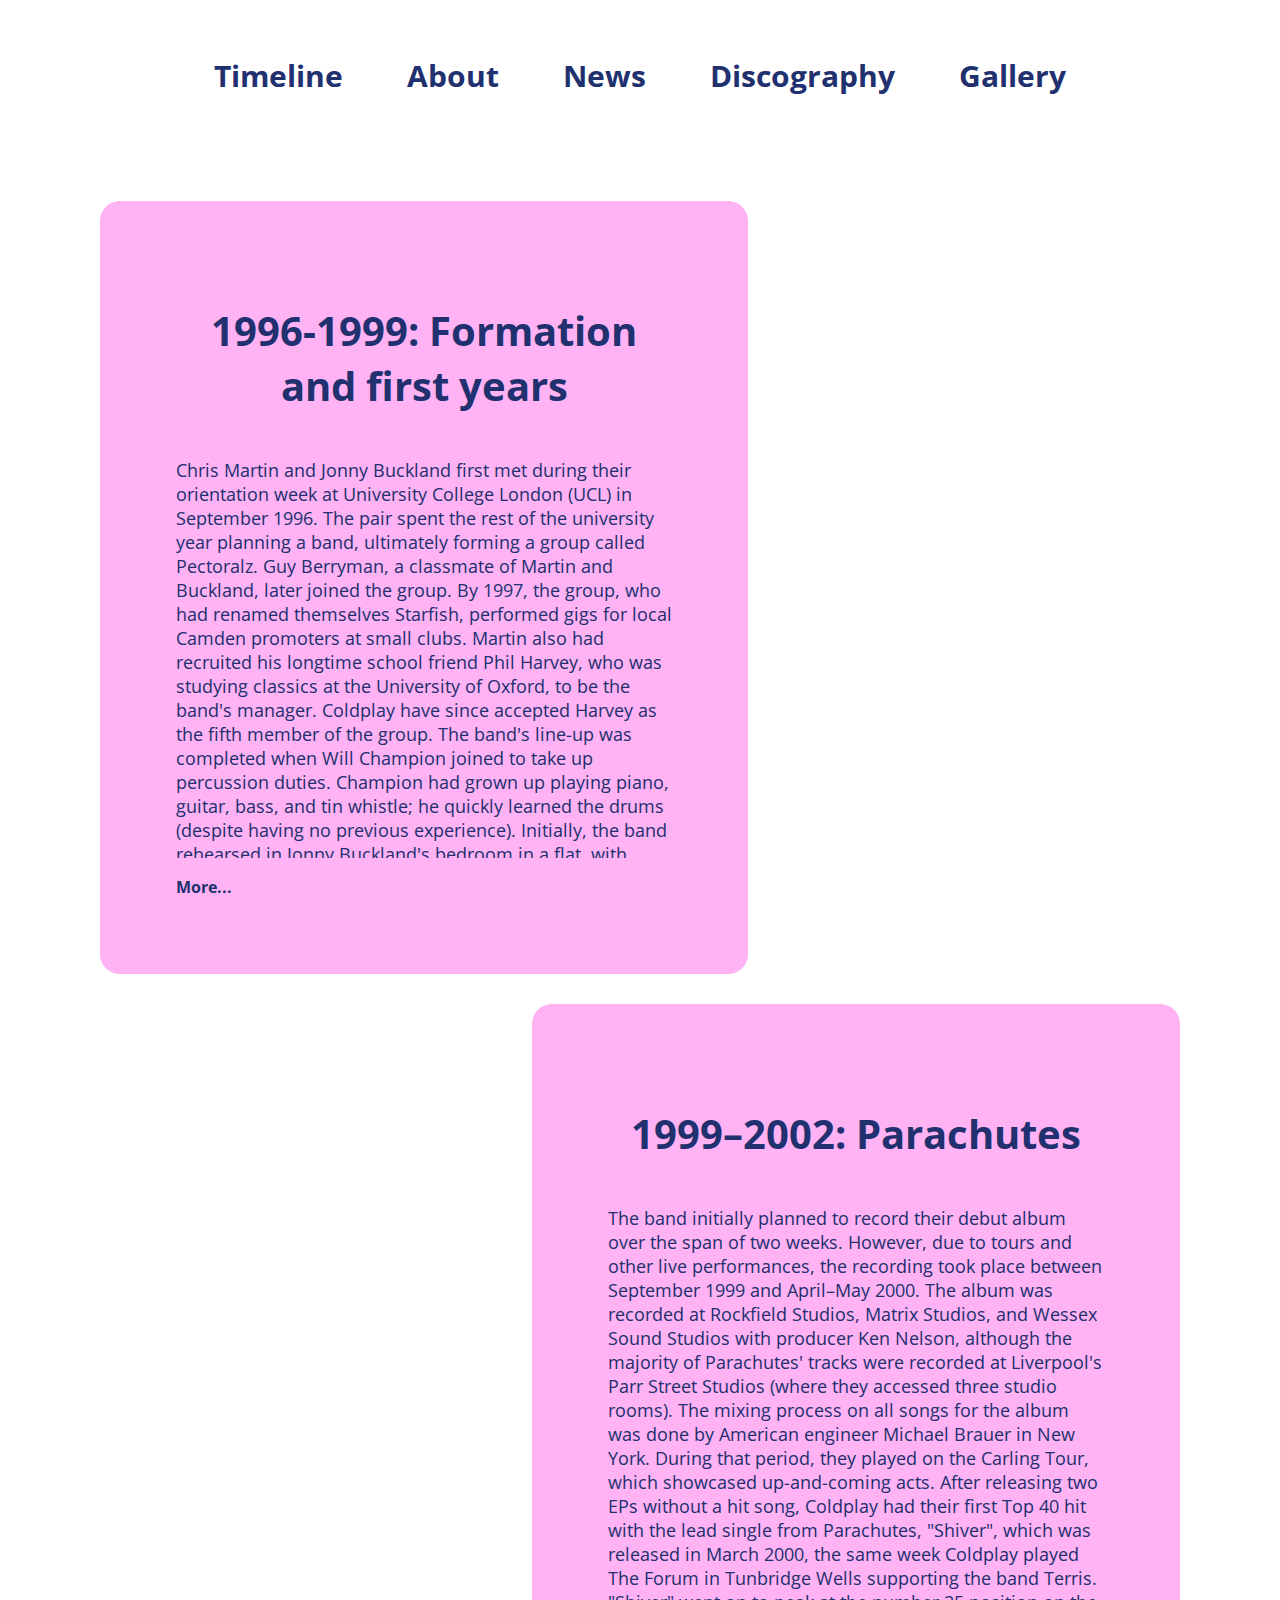
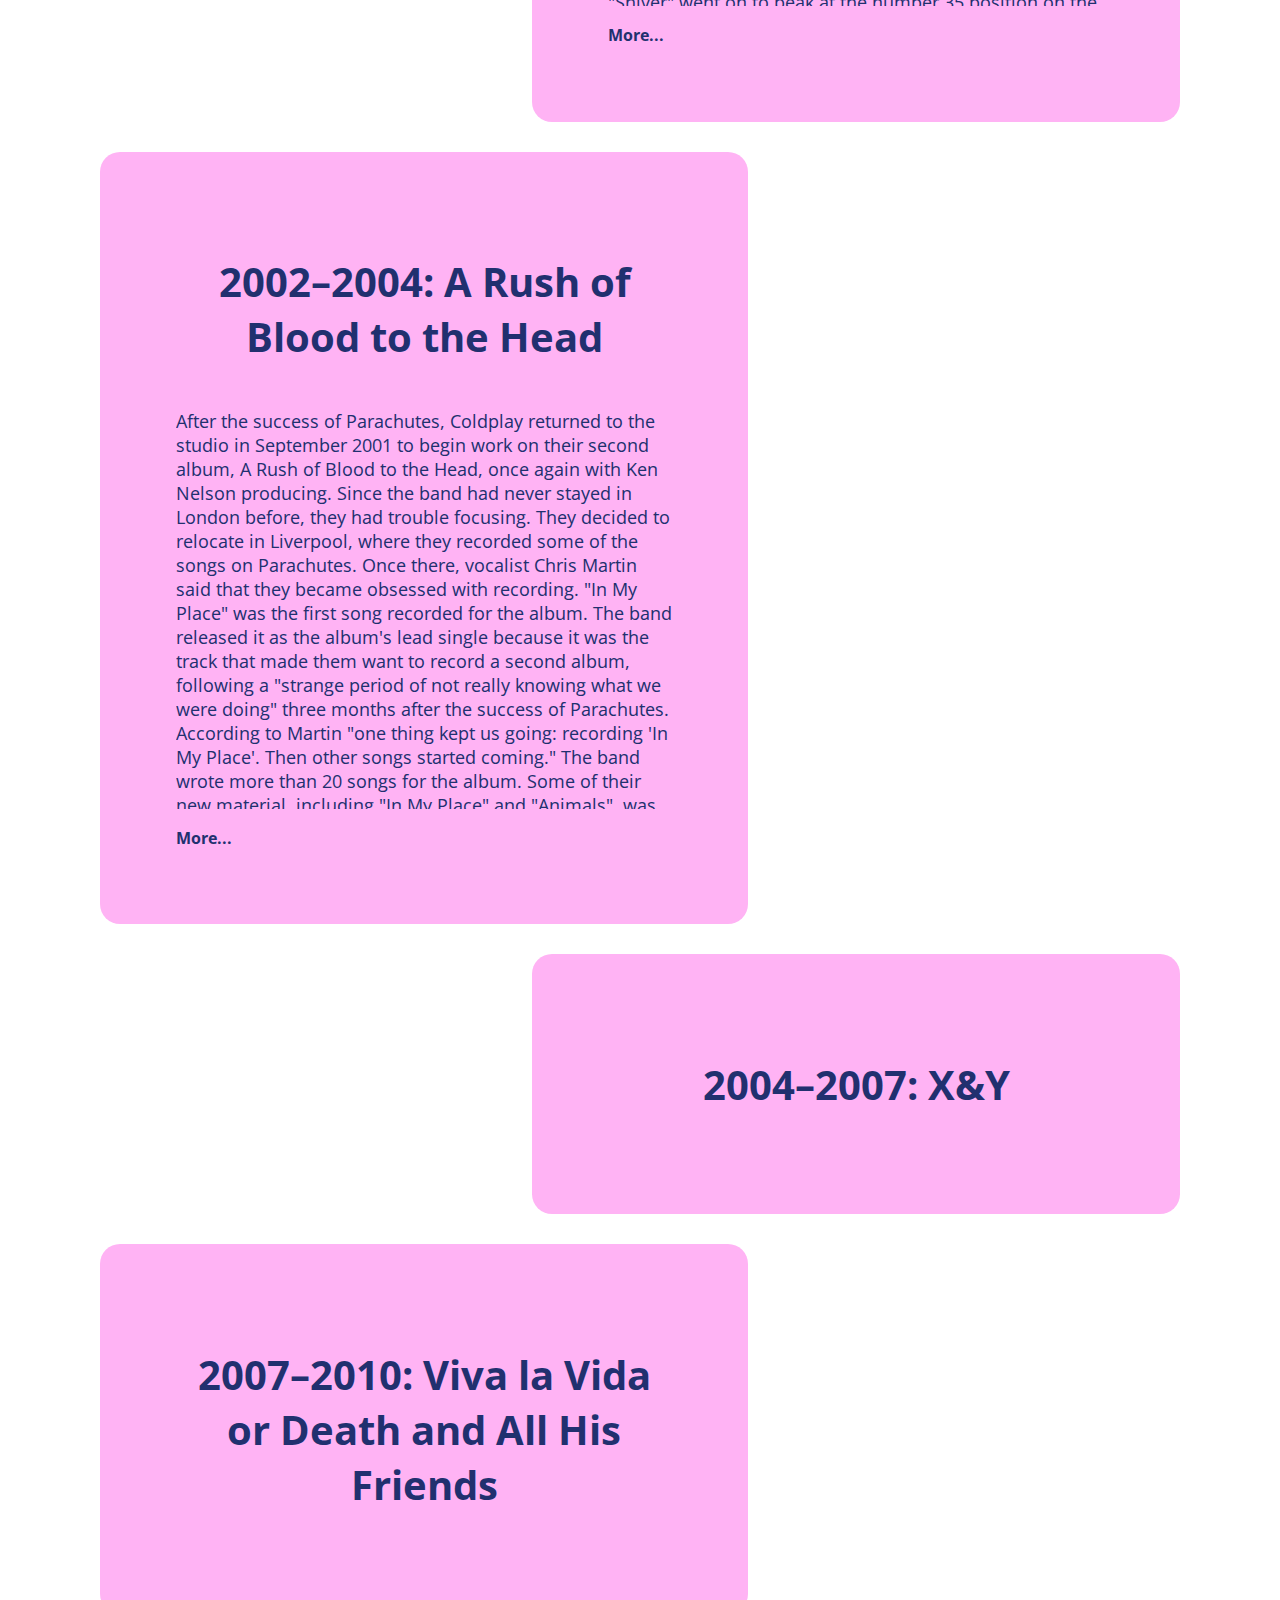
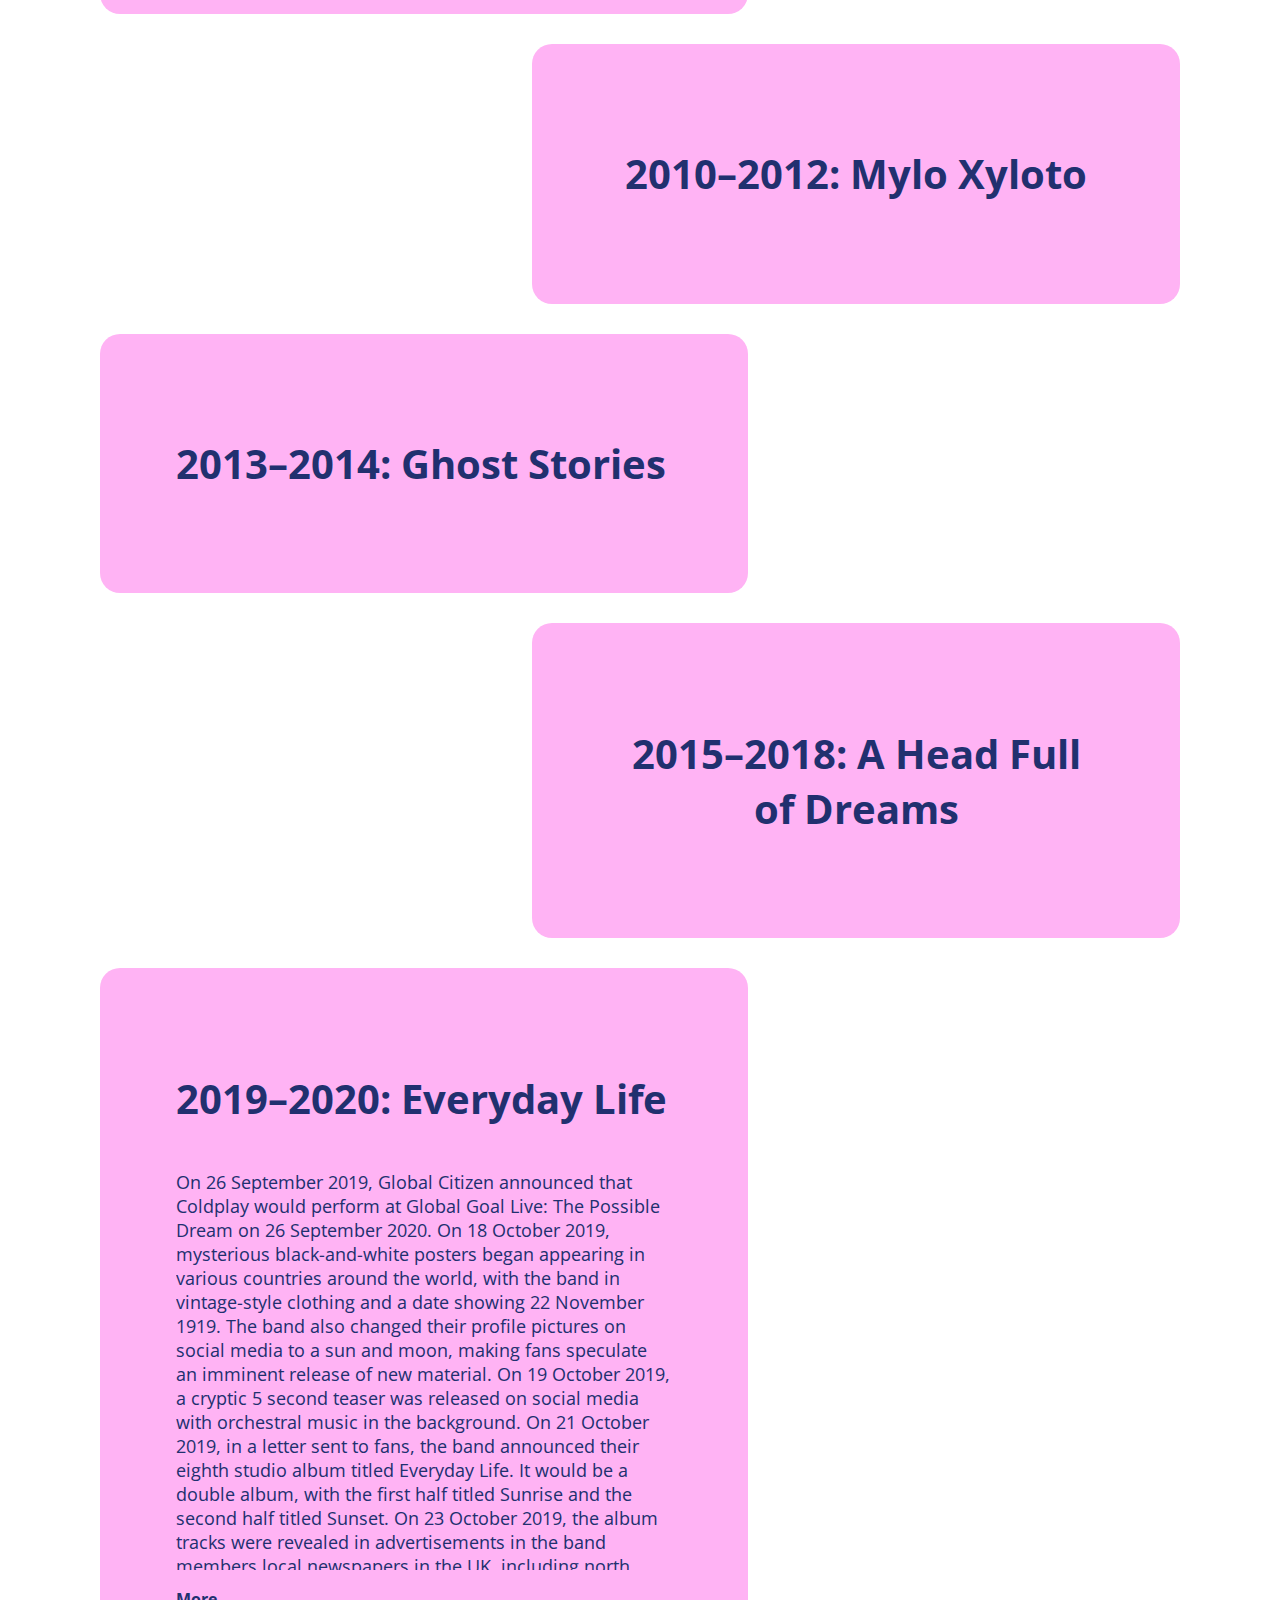
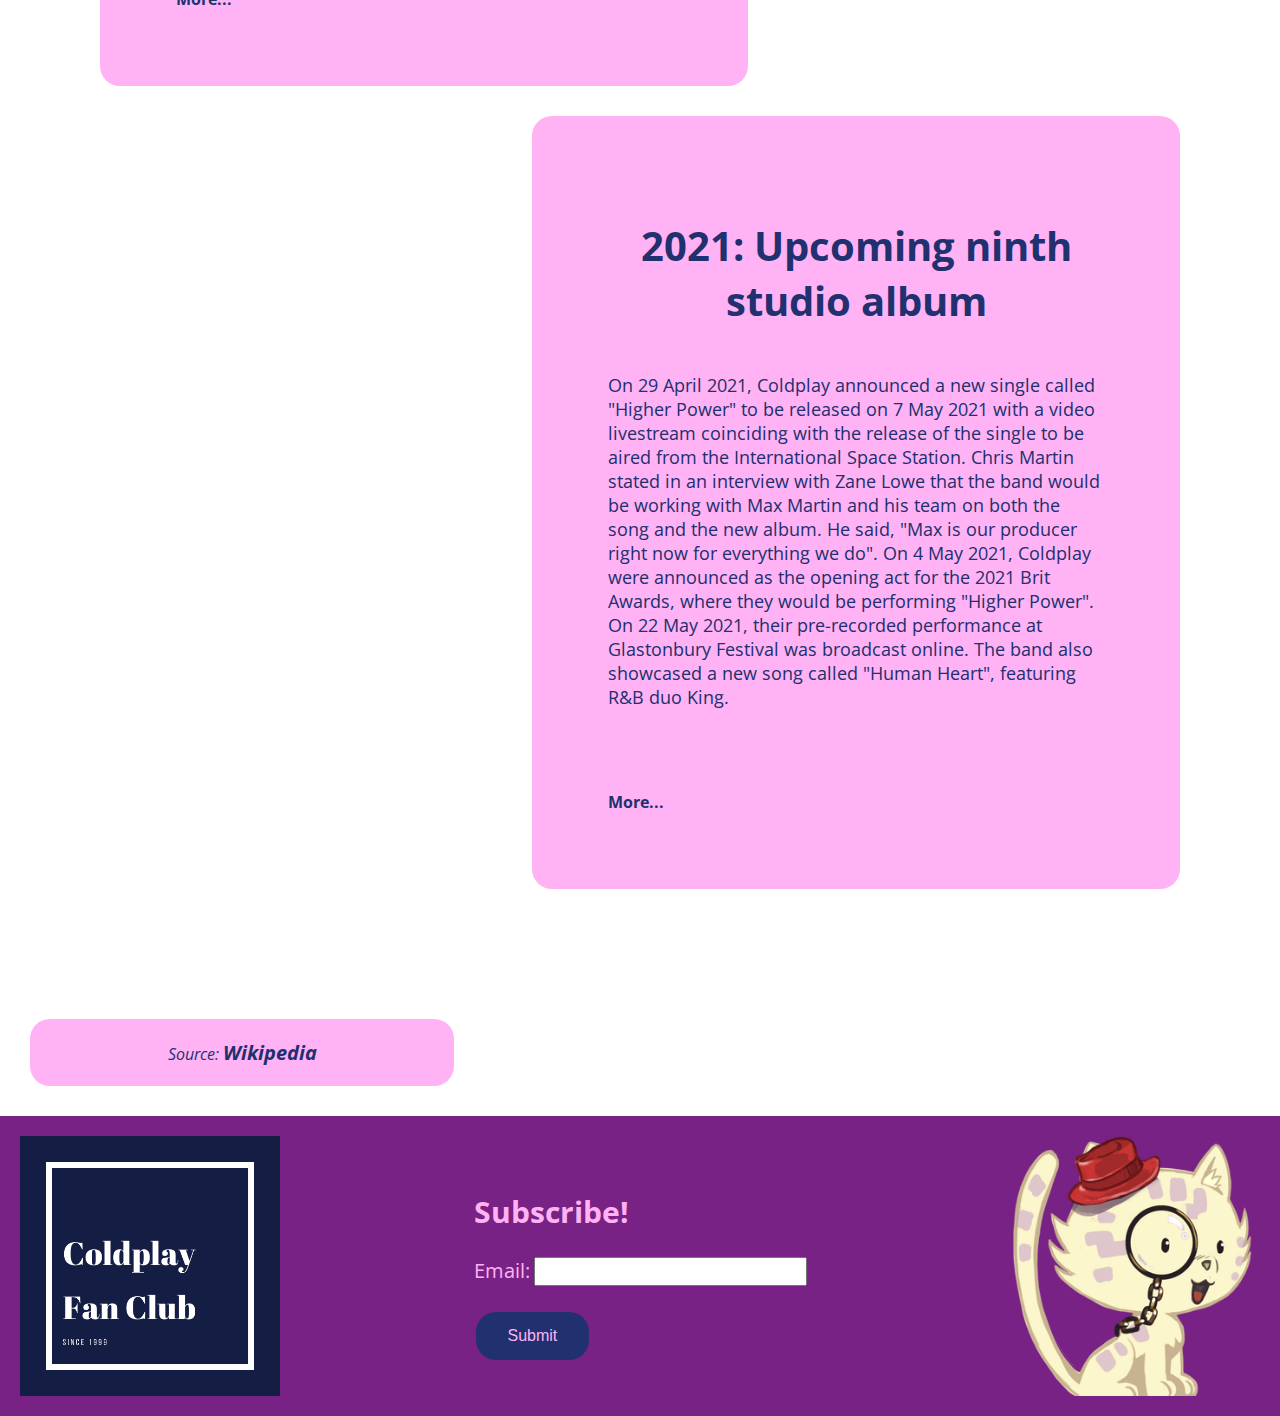
<file: Website files/index.html>
<!DOCTYPE html>
<html lang="en">
<head>
    <meta charset="UTF-8">
    <meta http-equiv="X-UA-Compatible" content="IE=edge">
    <meta name="viewport" content="width=device-width, initial-scale=1.0">
    <link rel="stylesheet" href="css/main.css">
    <link rel="stylesheet" href="css/index.css">
    <link href="https://fonts.googleapis.com/css2?family=Open+Sans:wght@400;800&display=swap" rel="stylesheet">
    <title>Timeline</title>
</head>
<body>

    <button onclick="topFunction()" id="myBtn" title="Go to top">&#8593;</button>
    
        <nav class="navbar">
            <ul>
            <li><a href="index.html">Timeline</a></li>
            <li><a href="about.html">About</a></li>
            <li><a href="news.html">News</a></li>
            <li><a href="discography.html">Discography</a></li>
            <li><a href="gallery.html">Gallery</a></li>
            </ul>
        </nav>

    <div class="container">
             <section>
                <h1>1996-1999: Formation and first years</h1>
                     <p>Chris Martin and Jonny Buckland first met during their orientation week at University College London (UCL) in September 1996. The pair spent the rest of the university year planning a band, ultimately forming a group called Pectoralz. Guy Berryman, a classmate of Martin and Buckland, later joined the group. By 1997, the group, who had renamed themselves Starfish, performed gigs for local Camden promoters at small clubs. Martin also had recruited his longtime school friend Phil Harvey, who was studying classics at the University of Oxford, to be the band's manager. Coldplay have since accepted Harvey as the fifth member of the group. The band's line-up was completed when Will Champion joined to take up percussion duties. Champion had grown up playing piano, guitar, bass, and tin whistle; he quickly learned the drums (despite having no previous experience). Initially, the band rehearsed in Jonny Buckland's bedroom in a flat, with neighbors who were able to tolerate the noise. The band finally settled on the name "Coldplay" which was suggested by Tim Crompton, a local student who had been using the name for his group.
                        By 1997, Martin had met Classics student Tim Rice-Oxley. During a weekend in the English village Virginia Water in Surrey they asked each other to play their own songs on the piano. Martin, finding Rice-Oxley to be talented, asked him to be Coldplay's keyboard player but Rice-Oxley refused as his own band, Keane, was already active. Days after, this event would shape the second line-up of Keane and keep Coldplay's unaltered, thus leaving both bands as quartets. In 1998, the band released 500 copies of the EP Safety. Most of the discs were given to record labels and friends; only 50 copies remained for sale to the public. In December of that year, Coldplay signed to the independent label Fierce Panda. Their first release was the single "Brothers & Sisters", which they had recorded over four days in February 1999.
                        After completing their final examinations, Coldplay signed a five-album contract with Parlophone in early 1999.[6] After making their first appearance at Glastonbury, the band went into the studio to record a second EP, titled The Blue Room. Five thousand copies were made available to the public in October, and the single "Bigger Stronger" received BBC Radio 1 airplay. The recording sessions for The Blue Room were tumultuous. Champion was briefly fired from the band, but Martin later pleaded with him to return after kicking him out, and because of his guilt, went on a drinking binge. Eventually, the band worked out their differences and put in place a new set of rules to keep the group intact. Inspired by bands like U2 and R.E.M., Coldplay decided that they would operate as a democracy. Additionally, the band determined they would fire anyone who used hard drugs.
                     </p>
                     <div class="click_for_more">More...</div>
             </section>
            <section>
                <h1>1999–2002: Parachutes</h1>     
                     <p>The band initially planned to record their debut album over the span of two weeks. However, due to tours and other live performances, the recording took place between September 1999 and April–May 2000. The album was recorded at Rockfield Studios, Matrix Studios, and Wessex Sound Studios with producer Ken Nelson, although the majority of Parachutes' tracks were recorded at Liverpool's Parr Street Studios (where they accessed three studio rooms). The mixing process on all songs for the album was done by American engineer Michael Brauer in New York. During that period, they played on the Carling Tour, which showcased up-and-coming acts. 
                        After releasing two EPs without a hit song, Coldplay had their first Top 40 hit with the lead single from Parachutes, "Shiver", which was released in March 2000, the same week Coldplay played The Forum in Tunbridge Wells supporting the band Terris. "Shiver" went on to peak at the number 35 position on the UK Singles Chart. June 2000 was a pivotal moment in Coldplay's history: the band embarked on their first headlining tour, including a showing at the Glastonbury Festival. The band also released the breakthrough single "Yellow". It was Coldplay's first release to reach the top five, rising to number four on the UK Singles Chart. The minimalistic music video for "Yellow" was filmed at Studland Bay in Dorset, and featured Martin singing the song in one continuous shot as he walks along the beach. "Yellow" and "Shiver" were initially released as EPs in the spring of 2000. The former was later released as a single in United Kingdom on 26 June 2000. In the United States, the song was released as the lead single from the then-untitled debut album. In October 2000, the track was sent to US college and alternative radio outlets. 
                        Coldplay released their first studio album, Parachutes, on 10 July 2000 in the United Kingdom via their record label, Parlophone. The album debuted at number one on the UK Albums Chart. It was released on 7 November 2000 by record label Nettwerk in North America. The album has been made available on various formats since its initial release; both Parlophone and Nettwerk released it as a CD in 2000, and it was also released as a Cassette by US label Capitol in 2001. In the following year, Parlophone issued the album as an LP. Four singles were released from Parachutes, including "Shiver" and "Yellow", and enjoyed popularity in the UK and US. The third single was "Trouble", which reached number 10 in the UK charts. It was released more than a year later in the US, and reached number 28 in the Alternative Songs chart. In December 2001, the band released a limited-edition CD, Mince Spies, featuring a remix of "Yellow" and the Christmas song "Have Yourself a Merry Little Christmas". It was pressed to 1,000 copies, and was issued only to fans and journalists. 
                        Parachutes was nominated for the Mercury Music Prize in September 2000. Having found success in Europe, the band set their sights on North America, by releasing the album there in November 2000, and started the US Club Tour in February 2001. At the 2001 Brit Awards in February, Coldplay earned awards for Best British Group, and Best British Album. Although Parachutes was a slow-burning success in the United States, it eventually reached double-platinum status. The album was critically well received and earned a Best Alternative Music Album honours at the 2002 Grammy Awards. Chris Martin claimed, after the release of Parachutes, that the album's success was intended to elevate the band's status to the "biggest, best band in the world." After single-handedly managing the band until early 2001, Phil Harvey resigned from his role due to the stress of performing a role usually requiring a team of people. Harvey then took on the role of "creative director" and is often referred as the official fifth member by the band, while Dave Holmes took over as the band's manager. 
                     </p>
                     <div class="click_for_more">More...</div>
            </section>
            <section>
                <h1>2002–2004: A Rush of Blood to the Head</h1>
                    <p>After the success of Parachutes, Coldplay returned to the studio in September 2001 to begin work on their second album, A Rush of Blood to the Head, once again with Ken Nelson producing. Since the band had never stayed in London before, they had trouble focusing. They decided to relocate in Liverpool, where they recorded some of the songs on Parachutes. Once there, vocalist Chris Martin said that they became obsessed with recording. "In My Place" was the first song recorded for the album. The band released it as the album's lead single because it was the track that made them want to record a second album, following a "strange period of not really knowing what we were doing" three months after the success of Parachutes. According to Martin "one thing kept us going: recording 'In My Place'. Then other songs started coming." 
                        The band wrote more than 20 songs for the album. Some of their new material, including "In My Place" and "Animals", was played live while the band were still touring Parachutes. The album's title was revealed through a post on the band's official website. The album was released in August 2002 and spawned several popular singles, including "In My Place", "Clocks", and the ballad "The Scientist". The latter was inspired by George Harrison's "All Things Must Pass", which was released in 1970. 
                        Coldplay toured from 26 March 2002 to October 2003 for the A Rush of Blood to the Head Tour. They visited five continents, including co-headlining festival dates at Glastonbury Festival, V2003 and Rock Werchter. Many concerts showcased elaborate lighting and individualised screens reminiscent of U2's Elevation Tour and Nine Inch Nails' Fragility Tour. During the extended tour, Coldplay recorded a live DVD and CD, Live 2003, at Sydney's Hordern Pavilion. At the 2003 Brit Awards held at Earls Court, London, Coldplay received awards for Best British Group, and Best British Album. On 28 August 2003, Coldplay performed "The Scientist" at the 2003 MTV Video Music Awards at the Radio City Music Hall in New York City, and won three awards. 
                        In December 2003, readers of Rolling Stone Magazine chose Coldplay as the best artist and the best band of the year. At that time the band covered the Pretenders' 1983 song "2000 Miles" (which was made available for download on their official website). "2000 Miles" was the top selling UK download that year, with proceeds from the sales donated to Future Forests and Stop Handgun Violence campaigns. A Rush of Blood to the Head won the Grammy Award for Best Alternative Music Album at the 2003 Grammy Awards. At the 2004 Grammy Awards, Coldplay earned Record of the Year for "Clocks".
                    </p>
                    <div class="click_for_more">More...</div>
            </section>
            <section>
                <a href="https://en.wikipedia.org/wiki/Coldplay#2004%E2%80%932007:_X&Y">
                    <h1>2004–2007: X&Y</h1>
                </a>
            </section>
            <section>
                <a href="https://en.wikipedia.org/wiki/Coldplay#2007%E2%80%932010:_Viva_la_Vida_or_Death_and_All_His_Friends">
                    <h1>2007–2010: Viva la Vida or Death and All His Friends</h1>
                </a>
            </section>
            <section>
                <a href="https://en.wikipedia.org/wiki/Coldplay#2010%E2%80%932012:_Mylo_Xyloto">
                    <h1>2010–2012: Mylo Xyloto</h1>
                </a>
            </section>
            <section>
                <a href="https://en.wikipedia.org/wiki/Coldplay#2013%E2%80%932014:_Ghost_Stories">
                    <h1>2013–2014: Ghost Stories</h1>
                </a>
            </section>
            <section>
                <a href="https://en.wikipedia.org/wiki/Coldplay#2015%E2%80%932018:_A_Head_Full_of_Dreams">
                    <h1>2015–2018: A Head Full of Dreams</h1>
                </a>
            </section>
            <section>
                <h1>2019–2020: Everyday Life</h1>
                <p>On 26 September 2019, Global Citizen announced that Coldplay would perform at Global Goal Live: The Possible Dream on 26 September 2020. On 18 October 2019, mysterious black-and-white posters began appearing in various countries around the world, with the band in vintage-style clothing and a date showing 22 November 1919. The band also changed their profile pictures on social media to a sun and moon, making fans speculate an imminent release of new material. On 19 October 2019, a cryptic 5 second teaser was released on social media with orchestral music in the background. On 21 October 2019, in a letter sent to fans, the band announced their eighth studio album titled Everyday Life. It would be a double album, with the first half titled Sunrise and the second half titled Sunset.
                    On 23 October 2019, the album tracks were revealed in advertisements in the band members local newspapers in the UK, including north Wales' Daily Post (with whom Jonny Buckland once had a holiday job), and Exeter's Express & Echo (the newspaper of Chris Martin's hometown). "Orphans" and "Arabesque" were then released as the album's lead singles on 24 October 2019 on the Annie Mac show on BBC Radio 1, with the latter song being the first Coldplay song to feature profanity. 
                    The album was released on 22 November 2019 and marked by a double concert in Amman, Jordan. The concert, which streamed live to YouTube, was performed at sunrise and sunset, corresponding with the subtitles of the album's two halves. Martin had earlier said that the band would not tour to promote the album until they could work out "how our tour can not only be sustainable (but) how can it be actively beneficial", and hope that it would be entirely carbon-neutral. However, Coldplay performed a one-off show on 25 November 2020 for the charity ClientEarth at London's Natural History Museum. The band played beneath Hope, a giant 128-year-old skeleton of a blue whale in the museum's great hall. The album debuted at number one on the UK Albums Chart with 81,000 copies sold, making it the band's eighth consecutive UK number-one album. It was also the third fastest-selling album of 2019, behind No.6 Collaborations Project and Divinely Uninspired to a Hellish Extent. 
                    On 24 November 2020, Coldplay received two Grammy award nominations for the 63rd Annual Grammy Awards, one of them being Album of the Year, their second nomination since Viva la Vida or Death and All His Friends. On 21 December 2020, Coldplay released "Flags" internationally, a song previously included as the Japanese bonus track of Everyday Life.                     
                </p>
                <div class="click_for_more">More...</div>
            </section>
            <section>
                <h1>2021: Upcoming ninth studio album</h1>
                <p>On 29 April 2021, Coldplay announced a new single called "Higher Power" to be released on 7 May 2021 with a video livestream coinciding with the release of the single to be aired from the International Space Station. Chris Martin stated in an interview with Zane Lowe that the band would be working with Max Martin and his team on both the song and the new album. He said, "Max is our producer right now for everything we do". On 4 May 2021, Coldplay were announced as the opening act for the 2021 Brit Awards, where they would be performing "Higher Power". On 22 May 2021, their pre-recorded performance at Glastonbury Festival was broadcast online. The band also showcased a new song called "Human Heart", featuring R&B duo King. 
                </p>
                <div class="click_for_more">More...</div>
            </section>
    </div>
    <aside>
        Source:
        <a class= "wiki" href="https://en.wikipedia.org/wiki/Coldplay">Wikipedia</a>
    </aside>
    
</body>
<footer class="bottom">
    <img src="img/Coldplay Fan Club.png" class="logo">
    <form class= "form" action="/action_page.php">
        <h2>Subscribe!</h2>
        <label for="fname">Email:</label>
        <input type="text" id="fname" name="fname"><br><br>
        <button class="button">Submit</button>
    </form>
    <img src="img/Lua.png" class="avatar">
</footer>
    <script>
        let more = document.querySelectorAll(".click_for_more");
        console.log(more)

        more.forEach(m => {
            m.addEventListener("click",e => {
                let p = e.target.parentNode.querySelector("p");
                if(p.offsetHeight == 400){
                    p.style.height = "auto";
                    e.target.innerHTML = "Less...";
                }
                else{
                    p.style.height = "400px";
                    e.target.innerHTML = "More...";
                }
            })
        })
    </script>

</div>
<script type="text/javascript" src="js/index.js"></script>
</html>
</file>
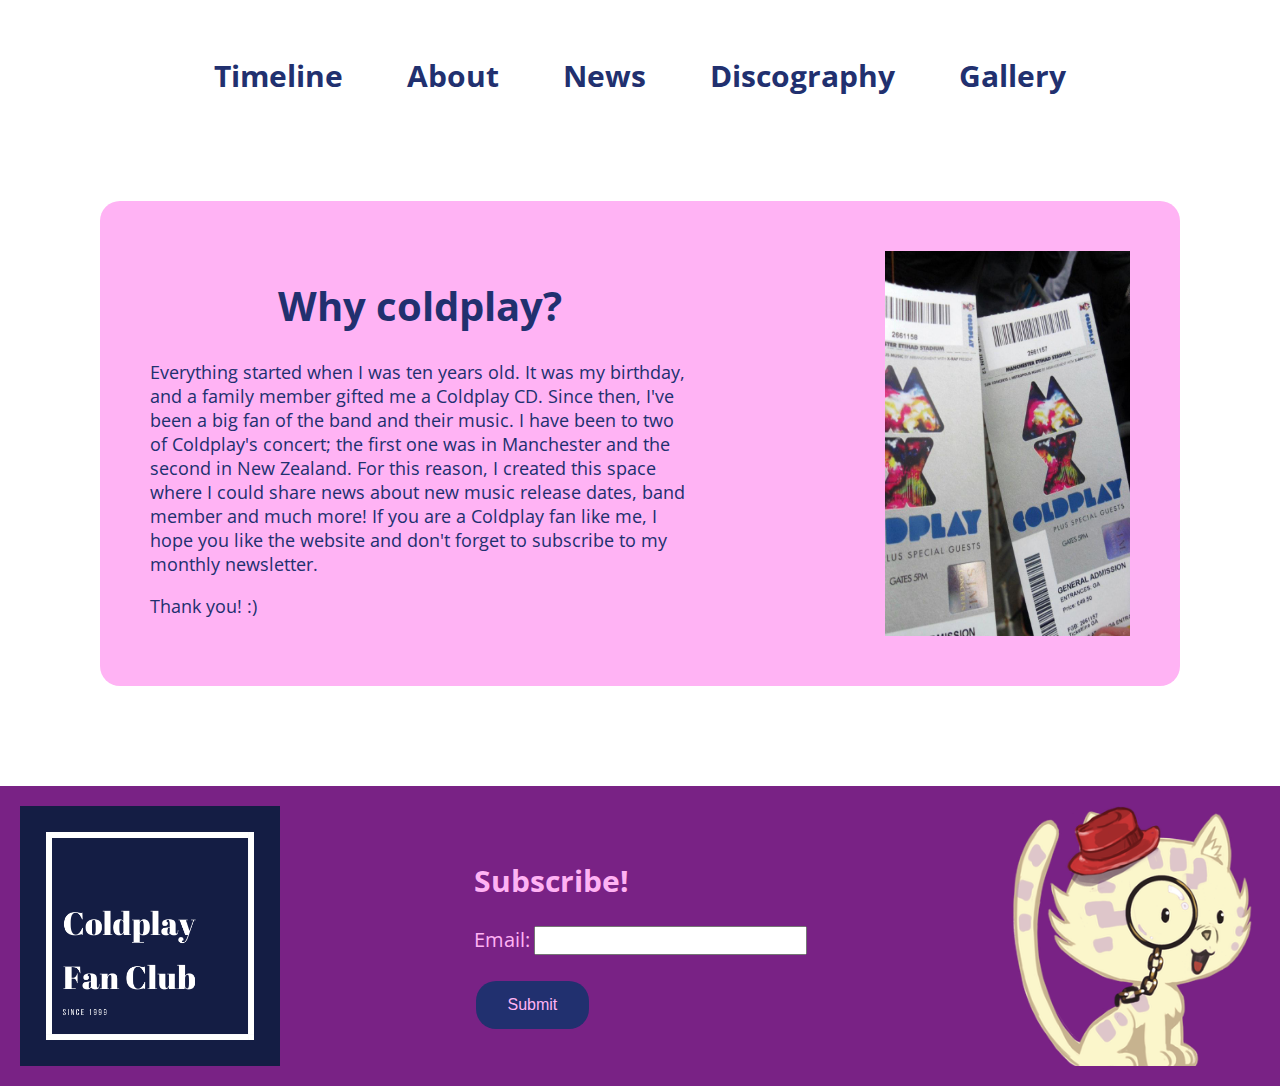
<file: Website files/about.html>
<!DOCTYPE html>
<html lang="en">
<head>
    <meta charset="UTF-8">
    <meta http-equiv="X-UA-Compatible" content="IE=edge">
    <meta name="viewport" content="width=device-width, initial-scale=1.0">
    <link rel="stylesheet" href="css/main.css">
    <link rel="stylesheet" href="css/about.css">
    <link href="https://fonts.googleapis.com/css2?family=Open+Sans:wght@400;800&display=swap" rel="stylesheet">
    <title>About</title>
</head>
<body>

    <button onclick="topFunction()" id="myBtn" title="Go to top">&#8593;</button>

    <nav class="navbar">
        <ul>
          <li><a href="index.html">Timeline</a></li>
          <li><a href="about.html">About</a></li>
          <li><a href="news.html">News</a></li>
          <li><a href="discography.html">Discography</a></li>
          <li><a href="gallery.html">Gallery</a></li>
        </ul>
    </nav>
    <div class="container">
        <!-- 100 WORDS -->
        <article> 
            <h1>Why coldplay?</h1>
                <p>
                    Everything started when I was ten years old. It was my birthday, and a family member gifted me a Coldplay CD. Since then, I've been a big fan of the band and their music.     
                    I have been to two of Coldplay's concert; the first one was in Manchester and the second in New Zealand. For this reason, I created this space where I could share news about new music release dates, band member and much more!
                    If you are a Coldplay fan like me, I hope you like the website and don't forget to subscribe to my monthly newsletter.
                </p>
                <p>Thank you! :)</p>
        <!-- 100 WORDS end -->
            </article>
            <img src="img/tickets.jpeg" class="image">
    </div>
</body>
<footer class="bottom">
    <img src="img/Coldplay Fan Club.png" class="logo">
    <form class= "form" action="/action_page.php">
        <h2>Subscribe!</h2>
        <label for="fname">Email:</label>
        <input type="text" id="fname" name="fname"><br><br>
        <button class="button">Submit</button>
    </form>
    <img src="img/Lua.png" class="avatar">
</footer>
<script type="text/javascript" src="js/index.js"></script>
</html>
</file>
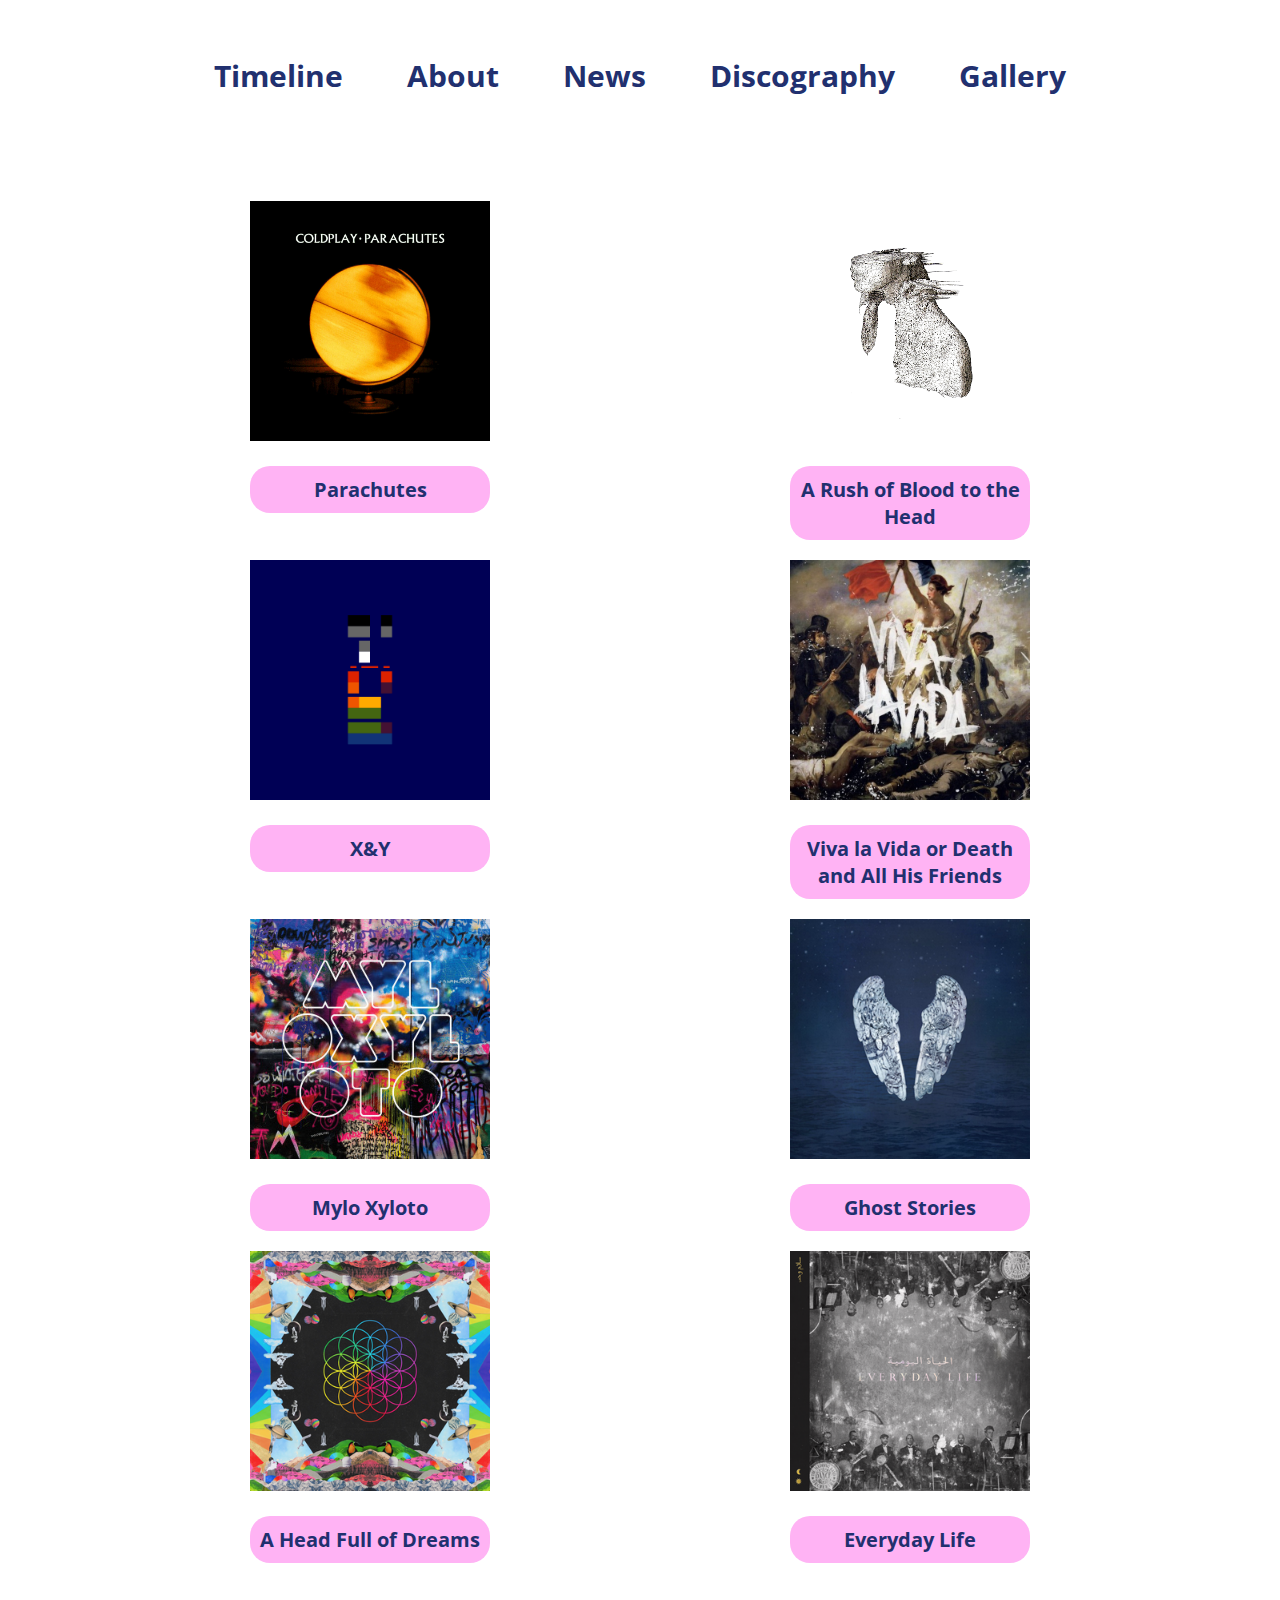
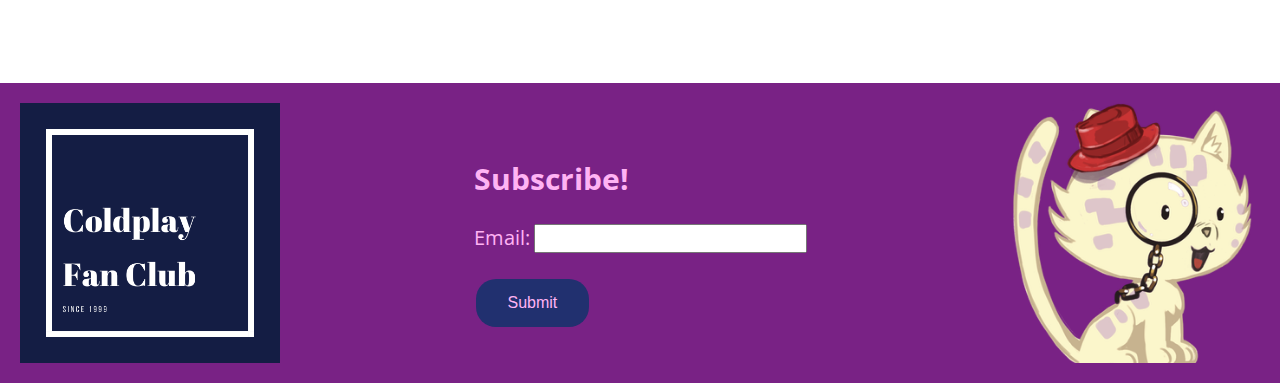
<file: Website files/discography.html>
<!DOCTYPE html>
<html lang="en">
<head>
    <meta charset="UTF-8">
    <meta http-equiv="X-UA-Compatible" content="IE=edge">
    <meta name="viewport" content="width=device-width, initial-scale=1.0">
    <link rel="stylesheet" href="css/main.css">
    <link rel="stylesheet" href="css/discography.css">
    <link href="https://fonts.googleapis.com/css2?family=Open+Sans:wght@400;800&display=swap" rel="stylesheet">
    <title>Discography</title>
</head>
<body>

    <button onclick="topFunction()" id="myBtn" title="Go to top">&#8593;</button>

    <nav class="navbar">
        <ul>
          <li><a href="index.html">Timeline</a></li>
          <li><a href="about.html">About</a></li>
          <li><a href="news.html">News</a></li>
          <li><a href="discography.html">Discography</a></li>
          <li><a href="gallery.html">Gallery</a></li>
        </ul>
    </nav>
    
    <div class="container">
          <div class="grid-item"><a href="https://www.youtube.com/watch?v=2XqpXmhM1Fc&list=PLLFaXG8eSf2-5G1s7YBcade0L2KLcy_Lv"><img src="img/2000.jpg" style="width:100%"></a>
                 <h3>Parachutes</h3>
          </div>
          
          <div class="grid-item"><a href="https://www.youtube.com/watch?v=SU_yGP5pR2w&list=PLKrdEuTPCNvK2WuSYLm7dIUUMSq_mUxw7"><img src="img/2002.png" style="width:100%"></a>
              <h3>A Rush of Blood to the Head </h3>
          </div>    

          <div class="grid-item"><a href="https://www.youtube.com/watch?v=j37GED-AR3M&list=PLZ9DoO2uX9wU6UFsWRnHBavSMp5dfz0kS"><img src="img/2005.png" style="width:100%"></a>
              <h3>X&Y</h3>
          </div>
          
          <div class="grid-item"><a href="https://www.youtube.com/watch?v=rMpfsTWneh4&list=PLE4CD55DA2D82500D"><img src="img/2008.jpg" style="width:100%"></a>
              <h3>Viva la Vida or Death and All His Friends</h3>
          </div>
         
          <div class="grid-item"><a href="https://www.youtube.com/watch?v=AAQh4dzpDNo&list=PLWAcD2CRDyELr_qEAEBhWA5-CKs-fz3Jo"><img src="img/2011.jpg" style="width:100%"></a>
              <h3>Mylo Xyloto</h3>
          </div>

          <div class="grid-item"><a href="https://www.youtube.com/watch?v=l2UJmdM9Omw&list=PLo6QvHZ4RyGnhUDHmmKuiw8lF_yXY-bpx"><img src="img/2014.png" style="width:100%"></a>
              <h3>Ghost Stories</h3>
          </div>

          <div class="grid-item"><a href="https://www.youtube.com/watch?v=rwdwb5Fkgso&list=PLLFaXG8eSf29VEZYtuQU02qE2UL66LU4Q"><img src="img/2015.png" style="width:100%"></a>
              <h3>A Head Full of Dreams</h3>
          </div>

          <div class="grid-item"><a href="https://www.youtube.com/watch?v=L0WWfY0_970&list=PLd1BPJBAzj_vo-eBGZ-uvTOrp1ou6hcsz"><img src="img/2019.png" style="width:100%"></a>
              <h3>Everyday Life</h3>
          </div>
    </div>
</body>

        <footer class="bottom">
            <img src="img/Coldplay Fan Club.png" class="logo">
                <form class= "form" action="/action_page.php">
                    <h2>Subscribe!</h2>
                    <label for="fname">Email:</label>
                    <input type="text" id="fname" name="fname"><br><br>
                    <button class="button">Submit</button>
                </form>
            <img src="img/Lua.png" class="avatar">
        </footer>
<script type="text/javascript" src="js/index.js"></script>
</html>
</file>
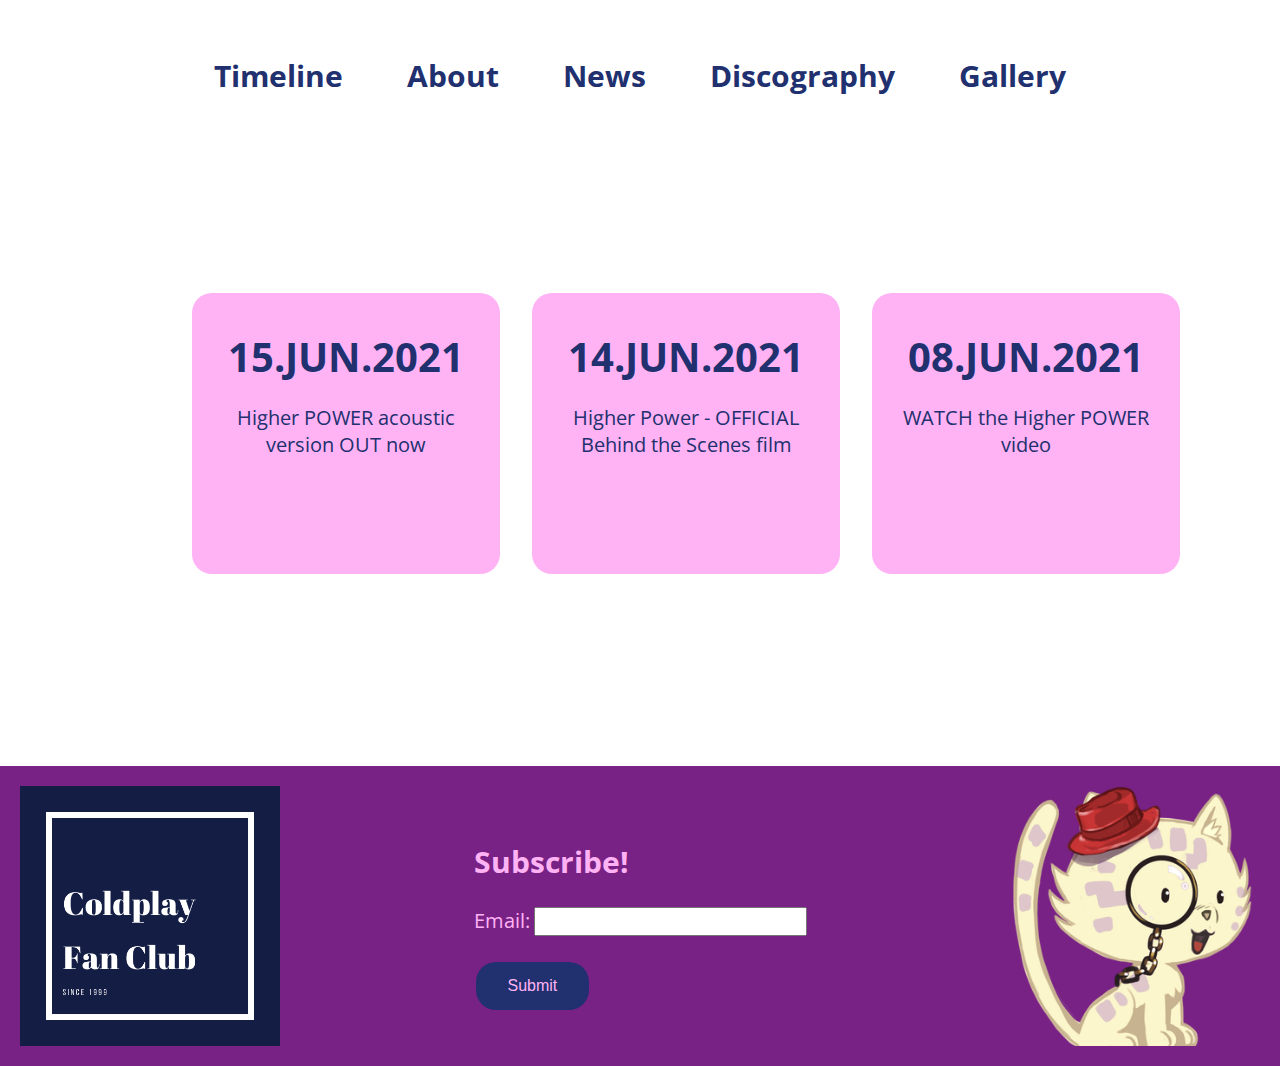
<file: Website files/news.html>
<!DOCTYPE html>
<html lang="en">
<head>
    <meta charset="UTF-8">
    <meta http-equiv="X-UA-Compatible" content="IE=edge">
    <meta name="viewport" content="width=device-width, initial-scale=1.0">   
    <link rel="stylesheet" href="css/main.css">
    <link rel="stylesheet" href="css/news.css">
    <link href="https://fonts.googleapis.com/css2?family=Open+Sans:wght@400;800&display=swap" rel="stylesheet">
    <title>News</title>
</head>
<body>

    <button onclick="topFunction()" id="myBtn" title="Go to top">&#8593;</button>
    
    <nav class="navbar">
        <ul>
          <li><a href="index.html">Timeline</a></li>
          <li><a href="about.html">About</a></li>
          <li><a href="news.html">News</a></li>
          <li><a href="discography.html">Discography</a></li>
          <li><a href="gallery.html">Gallery</a></li>
        </ul>
    </nav>

    <div class="news_container">
            <a href="https://www.coldplay.com/higher-power-acoustic-version-out-now/">
                <div class="card">
                    <h3>15.JUN.2021</h3>
                    Higher POWER acoustic version OUT now
                    <div class="visual pink"></div>
                </div>
            </a>

            <a href="https://www.coldplay.com/higher-power-official-behind-the-scenes-film/">
                <div class="card">
                    <h3>14.JUN.2021</h3>
                    Higher Power - OFFICIAL Behind the Scenes film
                    <div class="visual blue">
                    </div>
                </div>
            </a>    

            <a href="https://www.coldplay.com/higher-power-video-premiere-on-8-june/">
                <div class="card">
                    <h3>08.JUN.2021</h3>
                    WATCH the Higher POWER video
                    <div class="visual green">                        
                    </div>
                </div>
           </a>
      </div>
</body>
<footer class="bottom">
    <img src="img/Coldplay Fan Club.png" class="logo">
    <form class= "form" action="/action_page.php">
        <h2>Subscribe!</h2>
        <label for="fname">Email:</label>
        <input type="text" id="fname" name="fname"><br><br>
        <button class="button">Submit</button>
    </form>
    <img src="img/Lua.png" class="avatar">
</footer>
<script type="text/javascript" src="js/index.js"></script>
</html>
</file>
<file: Website files/css/main.css>
body { 
    font-family: 'Open Sans', sans-serif; 
    margin: 0;
}
/* ******
Navbar
****** */

#myBtn {
    display: none;
    position: fixed;
    bottom: 20px;
    right: 30px;
    z-index: 99;
    font-size: 18px;
    border: none;
    outline: none;
    background-color: #21306f;
    color: #ffb3f4;
    cursor: pointer;
    padding: 15px;
    border-radius: 4px;
  }
  
  #myBtn:hover {
    background-color:#ffb3f4;
    color: #21306f;
  }

.navbar ul { 
	margin: 0; 
	padding: 5px; 
	list-style-type: none; 
	text-align: center; 
    margin-top: 50px; 
	} 
 
.navbar ul li {  
	display: inline; 
	} 
 
.navbar ul li a { 
	text-decoration: none; 
	padding: .2em 1em; 
	color: #21306f; 
    font-size: 30px;
    font-weight: bold;
	} 
 
.navbar ul li a:hover { 
	color: #ffb3f4; 
	background-color: #fff; 
	}

/* ******
Footer
****** */

#mc_embed_signup { 
    display: flex;
    align-items: center;
    background:#fff; 
    clear:left; 
    width:100%;
}

footer{ 
    background-color: #792285;
    width: auto;
    height: 300px;
    display: flex;
    justify-content: space-between;
}



.logo { 
    padding: 20px;
   
}

.form { 
    padding: 50px;
    color: #ffb3f4;
}

h2 { 
    padding: 0px;
    font-size: 30px;
}


label, #fname { 
    font-size: 20px;
}

.button { 
    size: 100px;
    background-color:#21306f;
    border: none;
    border-radius: 20px;
    color: #ffb3f4;
    padding: 15px 32px;
    text-align: center;
    text-decoration: none;
    font-size: 16px;
    margin: 4px 2px;
    cursor: pointer;
}

.button:hover {
    cursor: pointer;
    background-color: #ffb3f4;
    color: #21306f;
}
.avatar{
    padding: 20px;
    
}
</file>
<file: Website files/css/index.css>
/* *****
Content
***** */

.click_for_more{
    font-weight:bold;
    color: #21306f;
}

.click_for_more:hover{
    color:white;
    cursor: pointer;
}

.container { 
    display: flex;
    flex-direction:column;
    margin: 50px;
    padding: 50px;
}

.container section{
    width:60%;
    box-sizing: border-box;
    margin-bottom:30px;
    padding:7%;          
    display: flex;
    flex-direction: column;
}

.container section p {
    height:400px;
    overflow:hidden;
}

.container section:nth-child(odd){
    align-items: flex-start;
}

.container section:nth-child(even){
    margin-left:auto;
}

.container section a{
    font-size:20px;
}

.container section a:hover{
    color:white;
}

.container > * {
    background-color: #ffb3f4;
    padding: 20px;
    border-radius: 20px;
}


h1, a { 
    font-size: 40px;
    color: #21306f;
    font-weight: bold;
    text-decoration: none;
    text-align: center;
  }

p{
    font-size: 18px;
    color: #21306f;
}

aside { 
    width: 30%;
    text-align: center;
    padding: 20px;
    margin-left: 30px;
    margin-bottom: 30px;
    border-radius: 20px;
    font-style: italic;
    background-color: #ffb3f4;
    color: #21306f;
}

.wiki { 
    font-size: 20px;
}

.wiki:hover {
    background-color: white;
}
</file>
<file: Website files/css/about.css>
/* *****
Content
***** */

.container {
    margin:100px;
    padding: 50px;          
    display: flex;
    flex-direction: row;
    background-color: #ffb3f4;
    color: #21306f;
    border-radius: 20px;

}

article { 
    margin-right: 20%;
    font-size: 18px;
}

.image { 
    width: 25%;
}

h1 { 
    text-align: center;
    font-size: 40px;
}
</file>
<file: Website files/css/discography.css>
/* *****
Content
***** */

.container { 
  display: grid;
  justify-content: space-around;
  padding: 100px;
  grid-template-columns: 15rem 15rem;

}

h3 {
    font-size: 20px;
    border-radius: 20px;
    padding: 10px;
    color: #21306f;
    word-break: break-all;
    background-color: #ffb3f4;
    text-align: center;
    word-break:keep-all;
    transition: all 2s;
}
  
.grid-item:hover { 
    -ms-transform: scale(1.5);
    -webkit-transform: scale(1.5); 
    transform: scale(1.5); 
    transition: all 6s;
}
</file>
<file: Website files/css/news.css>
/* *****
Content
***** */


.news_container {
    height: auto;
    display: grid;
    grid-gap: 2rem;
    grid-template-columns: repeat(3, 1fr);
    margin: 15%;

 }

.visual {
    height: 100px;
    width: 100%;

  }

.card {
    display: flex;
    flex-direction: column;
    padding: 1rem;
    background-color: #ffb3f4;
    border-radius: 20px;
    font-size: 20px;
  }

a { 
  text-decoration: none;
  color:#21306f; 
  text-align: center;
  }  

h3 {
  font-size: 40px;
  margin: 20px;
  text-align: center;
  }

div.card:hover { 
  background-color: #21306f;
  color: #ffb3f4;
}
</file>
